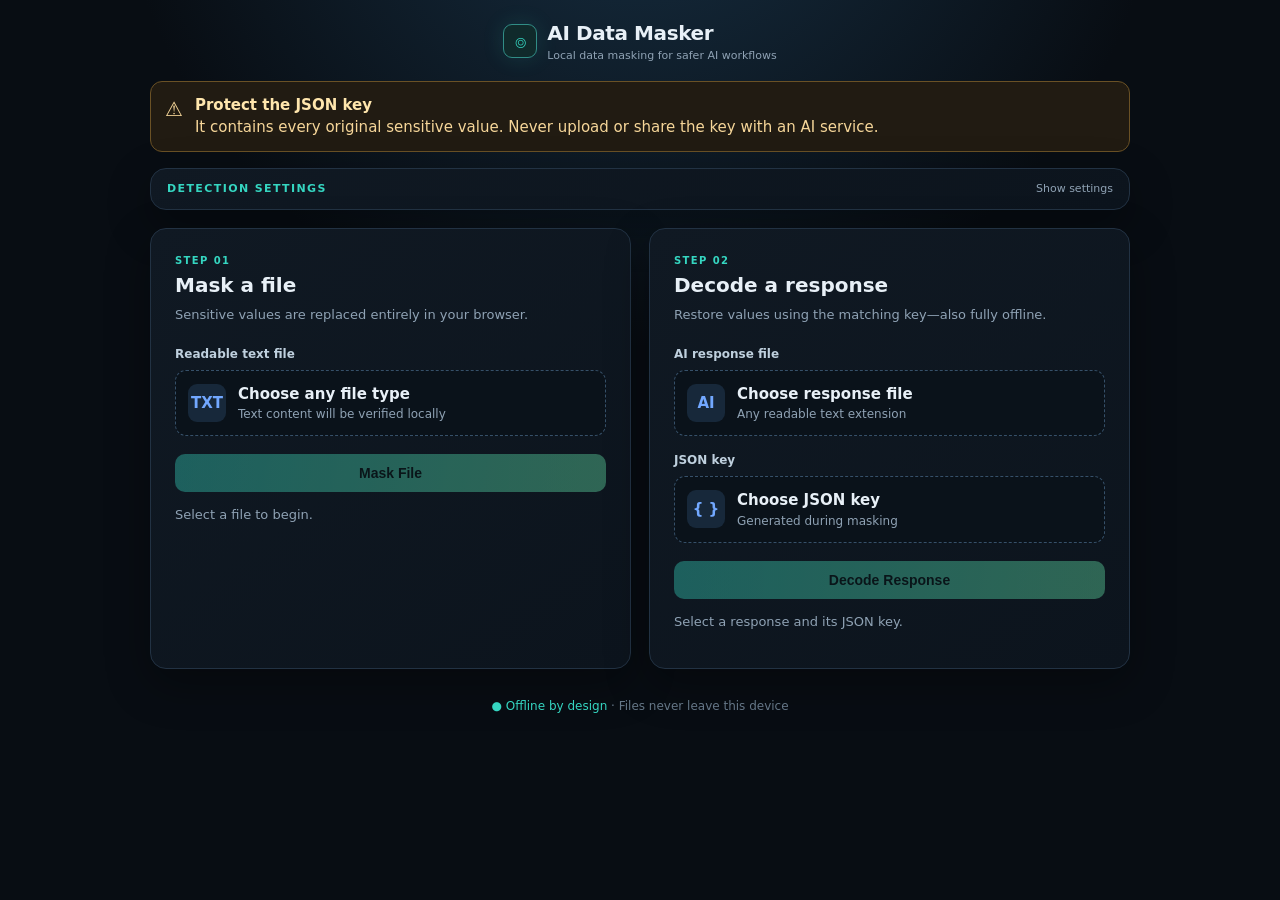
<file: docs/index.html>
<!doctype html>
<html lang="en">
<head>
  <meta charset="utf-8">
  <meta name="viewport" content="width=device-width, initial-scale=1">
  <meta name="color-scheme" content="dark">
  <title>AI Data Masker</title>
  <link rel="stylesheet" href="styles.css">
</head>
<body>
<main>
  <header><div class="mark" aria-hidden="true">⌾</div><div><h1>AI Data Masker</h1><p>Local data masking for safer AI workflows</p></div></header>
  <div class="notice"><span aria-hidden="true">⚠</span><div><b>Protect the JSON key</b>It contains every original sensitive value. Never upload or share the key with an AI service.</div></div>
  <details class="manager card" aria-labelledby="manager-title">
    <summary class="manager-summary"><span class="eyebrow" id="manager-title">Detection settings</span><span class="summary-hint">Show settings</span></summary>
    <div class="manager-content">
      <div class="manager-heading"><p class="sub">Choose which sensitive-value detectors to use. Drag a row to set which detector wins when matches overlap; the first row has the highest priority. Settings stay in this browser.</p><div class="setting-actions"><button class="secondary" id="addDetectorButton" type="button">+ Add detector</button><button class="secondary" id="exportSettingsButton" type="button">Export</button><button class="secondary" id="importSettingsButton" type="button">Import</button><input id="settingsFile" type="file" accept=".json,application/json" hidden></div></div>
      <div class="detector-list" id="detectorList"></div>
      <div class="setting-fields"><div><label for="customValues">Custom values <span>(optional)</span></label><textarea class="compact" id="customValues" placeholder="Value one, value two" aria-describedby="customHint"></textarea><div class="hint" id="customHint">Enter literal words or phrases to mask, separated by commas or new lines. You do not need regex syntax; when values overlap, the longer match takes priority.</div></div></div>
      <div class="import-status" id="settingsStatus" role="status" aria-live="polite"></div>
    </div>
  </details>
  <div class="grid">
    <section class="card" aria-labelledby="mask-title">
      <div class="eyebrow">Step 01</div><h2 id="mask-title">Mask a file</h2><p class="sub">Sensitive values are replaced entirely in your browser.</p>
      <label for="sourceFile">Readable text file</label>
      <div class="picker"><input id="sourceFile" type="file"><div class="file-icon">TXT</div><div class="file-info"><div class="file-name" id="sourceName">Choose any file type</div><div class="file-size" id="sourceSize">Text content will be verified locally</div></div></div>
      <button class="primary" id="maskButton" disabled>Mask File</button>
      <div class="progress-wrap" id="maskProgress"><div class="progress-head"><span id="maskPhase">Processing locally</span><span id="maskPercent">0%</span></div><div class="track"><div class="bar" id="maskBar"></div></div></div>
      <div class="status" id="maskStatus" role="status" aria-live="polite">Select a file to begin.</div>
      <div class="downloads"><a class="download" id="maskedDownload">Download Masked File</a><a class="download" id="keyDownload">Download JSON Key</a></div>
    </section>
    <section class="card" aria-labelledby="decode-title">
      <div class="eyebrow">Step 02</div><h2 id="decode-title">Decode a response</h2><p class="sub">Restore values using the matching key—also fully offline.</p>
      <label for="responseFile">AI response file</label>
      <div class="picker"><input id="responseFile" type="file"><div class="file-icon">AI</div><div class="file-info"><div class="file-name" id="responseName">Choose response file</div><div class="file-size" id="responseSize">Any readable text extension</div></div></div>
      <label for="keyFile">JSON key</label>
      <div class="picker"><input id="keyFile" type="file" accept=".json,application/json"><div class="file-icon">{ }</div><div class="file-info"><div class="file-name" id="keyName">Choose JSON key</div><div class="file-size" id="keySize">Generated during masking</div></div></div>
      <button class="primary" id="decodeButton" disabled>Decode Response</button>
      <div class="progress-wrap" id="decodeProgress"><div class="progress-head"><span>Decoding locally</span><span id="decodePercent">0%</span></div><div class="track"><div class="bar" id="decodeBar"></div></div></div>
      <div class="status" id="decodeStatus" role="status" aria-live="polite">Select a response and its JSON key.</div>
      <div class="downloads single"><a class="download" id="decodedDownload">Download Decoded File</a></div>
    </section>
  </div>
  <section class="preview" id="sourcePreview" aria-labelledby="previewTitle"><div class="preview-head"><strong id="previewTitle">Masked data preview</strong><span id="previewMeta"></span></div><div class="preview-box" id="previewContent"></div></section>
  <footer><span class="privacy">● Offline by design</span> · Files never leave this device</footer>
</main>
<dialog id="detectorDialog" aria-labelledby="detectorDialogTitle">
  <form id="detectorForm" method="dialog">
    <div class="dialog-heading"><div><div class="eyebrow">Custom detector</div><h2 id="detectorDialogTitle">Add detector</h2></div><button class="icon-button" id="closeDetectorDialog" type="button" aria-label="Close">×</button></div>
    <input id="detectorId" type="hidden">
    <label for="detectorName">Name</label><input id="detectorName" required maxlength="40" placeholder="Employee ID">
    <label for="detectorDescription">Description</label><textarea id="detectorDescription" required maxlength="240" placeholder="Masks internal employee identifiers."></textarea>
    <label for="detectorGroup">Group</label><input id="detectorGroup" maxlength="40" placeholder="Company">
    <label for="detectorType">Match by</label><select id="detectorType"><option value="regex">Regex pattern</option><option value="header">Column header</option></select>
    <div id="detectorPatternFields"><label for="detectorPattern">Regex</label><textarea id="detectorPattern" spellcheck="false" placeholder="EMP-\d{6}"></textarea><div class="hint">Enter only the regex pattern.</div></div>
    <div id="detectorHeaderFields" hidden><label for="detectorHeader">Column header</label><input id="detectorHeader" placeholder="employee_id"><div class="hint">Matches every non-empty value beneath this exact CSV or TSV header.</div></div>
    <label for="detectorPrefix">Prefix</label><input id="detectorPrefix" required maxlength="30" pattern="[A-Za-z][A-Za-z0-9_]*" placeholder="EMPLOYEE_ID">
    <div class="hint">The prefix creates placeholders such as [EMPLOYEE_ID_001]. Letters, numbers, and underscores only.</div>
    <div class="regex-test" id="detectorRegexTest"><label for="detectorSample">Test with sample value</label><div class="test-row"><input id="detectorSample" placeholder="EMP-123456"><button class="secondary" id="testDetectorButton" type="button">Test regex</button></div><div class="test-result" id="detectorTestResult" role="status" aria-live="polite"></div></div>
    <div class="dialog-actions"><button class="secondary" id="cancelDetectorButton" type="button">Cancel</button><button class="primary" type="submit">Save detector</button></div>
  </form>
</dialog>
<dialog id="regexDetailsDialog" aria-labelledby="regexDetailsTitle">
  <form method="dialog">
    <div class="dialog-heading"><div><div class="eyebrow">Detector details</div><h2 id="regexDetailsTitle"></h2></div><button class="icon-button" type="submit" aria-label="Close">×</button></div>
    <label for="regexDetailsDescription">Description</label><textarea id="regexDetailsDescription" readonly></textarea>
    <label for="regexDetailsPrefix">Prefix</label><input id="regexDetailsPrefix" readonly>
    <div class="hint">Matched values use this prefix in placeholders, followed by a sequence number.</div>
    <label for="regexDetailsPattern">Regex pattern</label><textarea id="regexDetailsPattern" readonly spellcheck="false"></textarea>
    <div class="hint">Regex patterns are applied without case sensitivity. Predefined JSON detectors use regex matching only.</div>
    <div class="regex-test"><label for="regexDetailsSample">Test with sample value</label><div class="hint test-help">Enter an example to see whether this detector's regex finds a match. Testing does not change your settings.</div><div class="test-row"><input id="regexDetailsSample" placeholder="Enter a sample value"><button class="secondary" id="testRegexDetailsButton" type="button">Test regex</button></div><div class="test-result" id="regexDetailsTestResult" role="status" aria-live="polite"></div></div>
  </form>
</dialog>
<script src="app.js"></script>
</body>
</html>
</file>
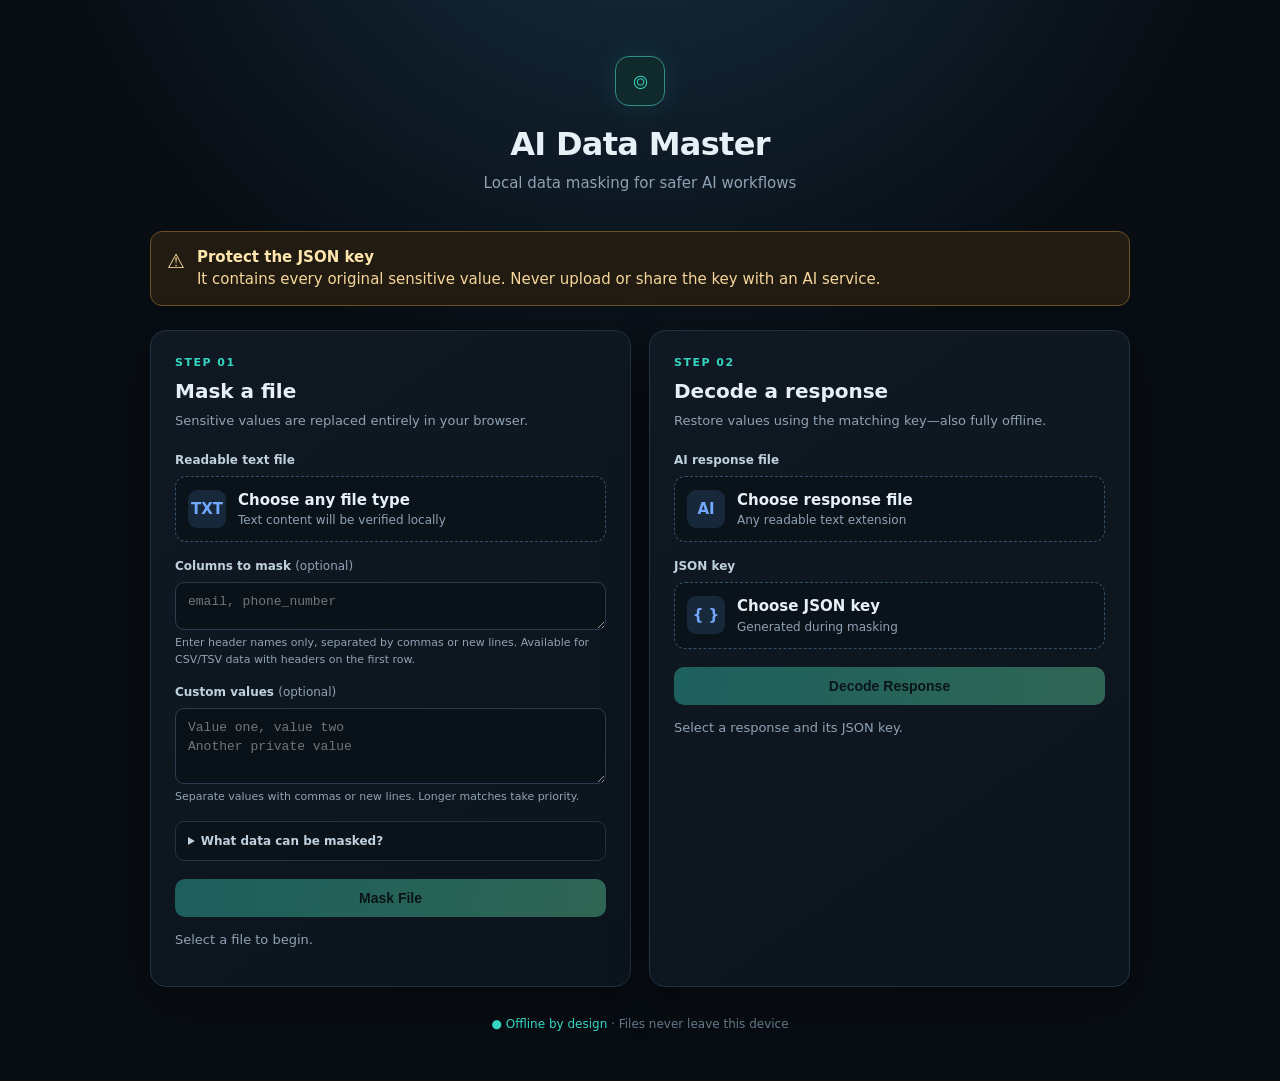
<file: ai-data-master.html>
<!doctype html>
<html lang="en">
<head>
  <meta charset="utf-8">
  <meta name="viewport" content="width=device-width, initial-scale=1">
  <meta name="color-scheme" content="dark">
  <title>AI Data Master</title>
  <style>
    :root{--bg:#080d13;--panel:#101923;--panel2:#0c141d;--line:#223243;--text:#e8f0f7;--muted:#8fa2b4;--cyan:#35d6c1;--blue:#4d8dff;--warn:#ffbe55;--bad:#ff6b73;--ok:#57dfa0}
    *{box-sizing:border-box} body{margin:0;min-height:100vh;background:radial-gradient(circle at 50% -20%,#173044 0,transparent 42%),var(--bg);color:var(--text);font:15px/1.5 system-ui,-apple-system,Segoe UI,sans-serif}
    main{width:min(980px,calc(100% - 32px));margin:auto;padding:56px 0 48px} header{text-align:center;margin-bottom:36px}.mark{display:inline-grid;place-items:center;width:50px;height:50px;border:1px solid #318d86;border-radius:14px;background:#102a2b;color:var(--cyan);font-size:25px;box-shadow:0 0 30px #35d6c122}h1{font-size:32px;letter-spacing:-.7px;margin:14px 0 4px}header p{margin:0;color:var(--muted)}
    .notice{display:flex;gap:12px;align-items:flex-start;margin:0 auto 24px;padding:14px 16px;border:1px solid #6a5125;background:#211b12;border-radius:12px;color:#f6d699}.notice b{display:block;color:#ffe6ad}.notice span:first-child{font-size:20px}
    .grid{display:grid;grid-template-columns:1fr 1fr;gap:18px}.card{background:linear-gradient(145deg,var(--panel),var(--panel2));border:1px solid var(--line);border-radius:16px;padding:24px;box-shadow:0 15px 45px #0005}.card h2{margin:0;font-size:20px}.eyebrow{color:var(--cyan);font-size:11px;font-weight:800;letter-spacing:1.5px;text-transform:uppercase;margin-bottom:5px}.sub{color:var(--muted);font-size:13px;margin:5px 0 20px}
    label{display:block;font-size:12px;font-weight:700;margin:15px 0 7px;color:#bfd0de}.picker{position:relative;display:flex;align-items:center;gap:12px;min-height:66px;padding:12px;border:1px dashed #365069;border-radius:11px;background:#0a121a;cursor:pointer;transition:.2s}.picker:hover{border-color:var(--cyan);background:#0c191f}.picker input{position:absolute;inset:0;opacity:0;cursor:pointer}.file-icon{display:grid;place-items:center;flex:0 0 38px;height:38px;border-radius:9px;background:#17283a;color:#72a8ff;font-weight:800}.file-info{min-width:0}.file-name{white-space:nowrap;overflow:hidden;text-overflow:ellipsis;font-weight:650}.file-size{font-size:12px;color:var(--muted)}
    textarea{display:block;width:100%;height:76px;resize:vertical;background:#091119;color:var(--text);border:1px solid #2b3e50;border-radius:9px;padding:10px 12px;font:13px/1.45 ui-monospace,SFMono-Regular,monospace;outline:none}textarea:focus{border-color:var(--cyan);box-shadow:0 0 0 3px #35d6c119}.hint{font-size:11px;color:var(--muted);margin-top:5px}.compact{height:48px}details{margin-top:15px;border:1px solid var(--line);border-radius:9px;background:#0a121a}summary{padding:10px 12px;cursor:pointer;color:#bfd0de;font-size:12px;font-weight:700}.mask-options{margin:0;padding:0 16px 12px 31px;color:var(--muted);font-size:12px;columns:2}.preview{display:none;margin-top:18px;padding:24px;background:linear-gradient(145deg,var(--panel),var(--panel2));border:1px solid var(--line);border-radius:16px;box-shadow:0 15px 45px #0005}.preview-head{display:flex;justify-content:space-between;align-items:center;margin-bottom:10px}.preview-head strong{font-size:16px}.preview-head span{color:var(--muted);font-size:11px}.preview-box{max-height:240px;overflow:auto;border:1px solid var(--line);border-radius:9px;background:#081018}.preview-box table{width:100%;border-collapse:collapse;font:12px/1.35 ui-monospace,SFMono-Regular,monospace}.preview-box th,.preview-box td{padding:7px 9px;border-right:1px solid var(--line);border-bottom:1px solid var(--line);text-align:left;white-space:nowrap;max-width:260px;overflow:hidden;text-overflow:ellipsis}.preview-box th{position:sticky;top:0;background:#162332;color:var(--cyan)}.preview-box pre{margin:0;padding:11px;white-space:pre-wrap;word-break:break-word;color:#b9cad8;font:12px/1.45 ui-monospace,SFMono-Regular,monospace}
    button,.download{width:100%;border:0;border-radius:10px;padding:11px 15px;font-weight:750;font-size:14px;cursor:pointer;text-decoration:none;text-align:center;transition:.2s}button.primary{margin-top:18px;color:#041410;background:linear-gradient(100deg,var(--cyan),#67e9ac)}button.primary:hover:not(:disabled){filter:brightness(1.1);transform:translateY(-1px)}button:disabled{opacity:.38;cursor:not-allowed}.downloads{display:grid;grid-template-columns:1fr 1fr;gap:9px;margin-top:10px}.download{display:none;color:#c9dbeb;background:#172432;border:1px solid #2d4357}.download:hover{border-color:#5681a5}.downloads.single{grid-template-columns:1fr}
    .progress-wrap{display:none;margin-top:17px}.progress-head{display:flex;justify-content:space-between;font-size:12px;color:var(--muted);margin-bottom:6px}.track{height:6px;background:#1b2834;border-radius:9px;overflow:hidden}.bar{height:100%;width:0;background:linear-gradient(90deg,var(--blue),var(--cyan));transition:width .12s}.status{min-height:22px;margin-top:13px;font-size:13px;color:var(--muted)}.status.ok{color:var(--ok)}.status.error{color:var(--bad)}footer{text-align:center;color:#657787;font-size:12px;margin-top:28px}.privacy{color:var(--cyan)}
    @media(max-width:760px){main{padding-top:30px}.grid{grid-template-columns:1fr}.card,.preview{padding:19px}.downloads{grid-template-columns:1fr}}
  </style>
</head>
<body>
<main>
  <header><div class="mark" aria-hidden="true">⌾</div><h1>AI Data Master</h1><p>Local data masking for safer AI workflows</p></header>
  <div class="notice"><span aria-hidden="true">⚠</span><div><b>Protect the JSON key</b>It contains every original sensitive value. Never upload or share the key with an AI service.</div></div>
  <div class="grid">
    <section class="card" aria-labelledby="mask-title">
      <div class="eyebrow">Step 01</div><h2 id="mask-title">Mask a file</h2><p class="sub">Sensitive values are replaced entirely in your browser.</p>
      <label for="sourceFile">Readable text file</label>
      <div class="picker"><input id="sourceFile" type="file"><div class="file-icon">TXT</div><div class="file-info"><div class="file-name" id="sourceName">Choose any file type</div><div class="file-size" id="sourceSize">Text content will be verified locally</div></div></div>
      <label for="columnHeaders">Columns to mask <span style="color:var(--muted);font-weight:400">(optional)</span></label>
      <textarea class="compact" id="columnHeaders" placeholder="email, phone_number" aria-describedby="columnHint"></textarea><div class="hint" id="columnHint">Enter header names only, separated by commas or new lines. Available for CSV/TSV data with headers on the first row.</div>
      <label for="customValues">Custom values <span style="color:var(--muted);font-weight:400">(optional)</span></label>
      <textarea id="customValues" placeholder="Value one, value two&#10;Another private value" aria-describedby="customHint"></textarea><div class="hint" id="customHint">Separate values with commas or new lines. Longer matches take priority.</div>
      <details><summary>What data can be masked?</summary><ul class="mask-options"><li>Email addresses</li><li>IPv4 and IPv6 addresses</li><li>Supported domains</li><li>Indonesian phone numbers</li><li>Philippine mobile numbers</li><li>Luhn-valid card numbers</li><li>Selected column values</li><li>Custom values</li></ul></details>
      <button class="primary" id="maskButton" disabled>Mask File</button>
      <div class="progress-wrap" id="maskProgress"><div class="progress-head"><span id="maskPhase">Processing locally</span><span id="maskPercent">0%</span></div><div class="track"><div class="bar" id="maskBar"></div></div></div>
      <div class="status" id="maskStatus" role="status" aria-live="polite">Select a file to begin.</div>
      <div class="downloads"><a class="download" id="maskedDownload">Download Masked File</a><a class="download" id="keyDownload">Download JSON Key</a></div>
    </section>
    <section class="card" aria-labelledby="decode-title">
      <div class="eyebrow">Step 02</div><h2 id="decode-title">Decode a response</h2><p class="sub">Restore values using the matching key—also fully offline.</p>
      <label for="responseFile">AI response file</label>
      <div class="picker"><input id="responseFile" type="file"><div class="file-icon">AI</div><div class="file-info"><div class="file-name" id="responseName">Choose response file</div><div class="file-size" id="responseSize">Any readable text extension</div></div></div>
      <label for="keyFile">JSON key</label>
      <div class="picker"><input id="keyFile" type="file" accept=".json,application/json"><div class="file-icon">{ }</div><div class="file-info"><div class="file-name" id="keyName">Choose JSON key</div><div class="file-size" id="keySize">Generated during masking</div></div></div>
      <button class="primary" id="decodeButton" disabled>Decode Response</button>
      <div class="progress-wrap" id="decodeProgress"><div class="progress-head"><span>Decoding locally</span><span id="decodePercent">0%</span></div><div class="track"><div class="bar" id="decodeBar"></div></div></div>
      <div class="status" id="decodeStatus" role="status" aria-live="polite">Select a response and its JSON key.</div>
      <div class="downloads single"><a class="download" id="decodedDownload">Download Decoded File</a></div>
    </section>
  </div>
  <section class="preview" id="sourcePreview" aria-labelledby="previewTitle"><div class="preview-head"><strong id="previewTitle">Masked data preview</strong><span id="previewMeta"></span></div><div class="preview-box" id="previewContent"></div></section>
  <footer><span class="privacy">● Offline by design</span> · Files never leave this device</footer>
</main>
<script>
(() => {
  'use strict';
  const CHUNK_SIZE = 4 * 1024 * 1024;
  const $ = id => document.getElementById(id);
  const state = { urls: [] };
  const formatSize = n => n < 1024 ? `${n} B` : n < 1048576 ? `${(n/1024).toFixed(1)} KB` : `${(n/1048576).toFixed(1)} MB`;
  const escapeRegex = value => value.replace(/[.*+?^${}()|[\]\\]/g, '\\$&');
  const tick = () => new Promise(resolve => setTimeout(resolve, 0));
  const setFile = (input, nameId, sizeId) => {
    const file = input.files[0];
    if (file) { $(nameId).textContent = file.name; $(sizeId).textContent = formatSize(file.size); }
  };
  const setProgress = (prefix, value) => {
    const percent = Math.max(0, Math.min(100, Math.round(value)));
    $(`${prefix}Progress`).style.display = 'block'; $(`${prefix}Bar`).style.width = `${percent}%`; $(`${prefix}Percent`).textContent = `${percent}%`;
  };
  const setStatus = (id, message, kind = '') => { const el = $(id); el.textContent = message; el.className = `status ${kind}`; };
  const download = (id, blob, name) => {
    const url = URL.createObjectURL(blob); state.urls.push(url); const link = $(id); link.href = url; link.download = name; link.style.display = 'block';
  };
  const outputName = (name, infix) => { const dot = name.lastIndexOf('.'); return dot > 0 ? `${name.slice(0,dot)}.${infix}${name.slice(dot)}` : `${name}.${infix}.txt`; };
  const requestedHeaders = () => [...new Set($('columnHeaders').value.split(/[\n,]+/).map(v=>v.trim()).filter(Boolean))];
  function parseRow(line, delimiter) {
    const cells=[]; let start=0, value='', quoted=false;
    for(let i=0;i<=line.length;i++){const c=line[i];if(i===line.length||(!quoted&&c===delimiter)){cells.push({value,start,end:i});start=i+1;value='';continue;}if(c==='"'){if(quoted&&line[i+1]==='"'){value+='"';i++;}else quoted=!quoted;}else value+=c;}
    return cells;
  }
  function delimiterFor(text, name='') { const first=(text.split(/\r?\n/,1)[0]||''); if(/\.tsv$/i.test(name))return '\t'; const tabs=(first.match(/\t/g)||[]).length,commas=(first.match(/,/g)||[]).length; return tabs>commas&&tabs?'\t':commas?',':null; }
  function renderPreview(text,file){
    const wrap=$('sourcePreview'),box=$('previewContent');box.replaceChildren();const delimiter=delimiterFor(text,file.name);let rows,headers;
    try{const json=JSON.parse(text);if(Array.isArray(json)&&json.length&&json.every(v=>v&&typeof v==='object'&&!Array.isArray(v))){headers=[...new Set(json.slice(0,8).flatMap(Object.keys))];rows=json.slice(0,8).map(item=>headers.map(h=>item[h]));}}catch(_){/* Preview as delimited or plain text. */}
    if(!rows&&delimiter){const lines=text.split(/\r?\n/).filter((line,i,a)=>line||i<a.length-1).slice(0,9);headers=(parseRow(lines.shift()||'',delimiter)).map(c=>c.value);rows=lines.map(line=>parseRow(line,delimiter).map(c=>c.value));}
    if(rows&&headers.length){const table=document.createElement('table'),head=document.createElement('thead'),tr=document.createElement('tr');headers.slice(0,12).forEach(h=>{const th=document.createElement('th');th.textContent=h;tr.append(th);});head.append(tr);table.append(head);const body=document.createElement('tbody');rows.forEach(row=>{const r=document.createElement('tr');headers.slice(0,12).forEach((_,i)=>{const td=document.createElement('td'),value=row[i];td.textContent=value==null?'':typeof value==='object'?JSON.stringify(value):String(value);r.append(td);});body.append(r);});table.append(body);box.append(table);$('previewMeta').textContent=`First ${rows.length} data rows`;
    }else{const pre=document.createElement('pre');pre.textContent=text.slice(0,4000)||'(empty file)';box.append(pre);$('previewMeta').textContent=text.length>4000?'First 4,000 characters':'File beginning';}wrap.style.display='block';
  }
  const likelyBinary = bytes => {
    if (!bytes.length) return false;
    let suspicious = 0;
    for (const b of bytes) { if (b === 0) return true; if ((b < 7 || (b > 13 && b < 32)) && b !== 27) suspicious++; }
    return suspicious / bytes.length > 0.02;
  };
  async function readTextChunks(file, onText, onProgress) {
    const decoder = new TextDecoder('utf-8', { fatal: true });
    let offset = 0;
    while (offset < file.size) {
      const bytes = new Uint8Array(await file.slice(offset, Math.min(offset + CHUNK_SIZE, file.size)).arrayBuffer());
      if (offset === 0 && likelyBinary(bytes.subarray(0, Math.min(bytes.length, 65536)))) throw new Error('This file appears to be binary. Please choose a readable text file.');
      let text;
      try { text = decoder.decode(bytes, { stream: offset + bytes.length < file.size }); } catch (_) { throw new Error('This file is not valid UTF-8 readable text.'); }
      await onText(text, offset + bytes.length >= file.size);
      offset += bytes.length; onProgress(file.size ? offset / file.size * 100 : 100); await tick();
    }
    if (!file.size) { await onText('', true); onProgress(100); }
  }
  function validIPv4(value) { const parts = value.split('.'); return parts.length === 4 && parts.every(p => /^\d{1,3}$/.test(p) && +p <= 255); }
  function validIPv6(value) {
    const v = value.replace(/^\[|\]$/g, '').replace(/%.+$/, '');
    if (!v.includes(':') || !/^[0-9a-f:.]+$/i.test(v)) return false;
    let s = v, ipv4Groups = 0;
    const tail = s.split(':').pop();
    if (tail.includes('.')) { if (!validIPv4(tail)) return false; s = s.slice(0, -tail.length) + '0:0'; ipv4Groups = 0; }
    if ((s.match(/::/g) || []).length > 1) return false;
    const groups = s.split(':').filter(Boolean);
    if (groups.some(g => !/^[0-9a-f]{1,4}$/i.test(g))) return false;
    return s.includes('::') ? groups.length < 8 - ipv4Groups : groups.length === 8 - ipv4Groups;
  }
  function createMasker(customInput) {
    const custom = [...new Set(customInput.split(/[\n,]+/).map(v => v.trim()).filter(Boolean))].sort((a,b) => b.length-a.length);
    const definitions = [
      { type:'CUSTOM', re: custom.length ? new RegExp(custom.map(escapeRegex).join('|'), 'g') : null, valid:()=>true, priority:0 },
      { type:'EMAIL', re:/\b[A-Z0-9.!#$%&'*+/=?^_`{|}~-]+@[A-Z0-9](?:[A-Z0-9-]{0,61}[A-Z0-9])?(?:\.[A-Z0-9](?:[A-Z0-9-]{0,61}[A-Z0-9])?)+\b/gi, valid:()=>true, priority:1 },
      { type:'IP', re:/(?<![\w.])(?:\d{1,3}\.){3}\d{1,3}(?![\w.])|(?<![\w:])(?:[0-9a-f]{0,4}:){2,7}[0-9a-f:.]{0,15}(?![\w:])/gi, valid:v=>v.includes(':')?validIPv6(v):validIPv4(v), priority:2 },
      { type:'DOMAIN', re:/(?<![@\w-])(?:[a-z0-9](?:[a-z0-9-]{0,61}[a-z0-9])?\.)+(?:com\.ph|com|org|net)\b/gi, valid:()=>true, priority:3 },
      { type:'PHONE', re:/(?<!\d)(?:(?:\+62|0062|62)[ .-]?8|08)\d(?:[ .-]?\d){7,11}(?!\d)/g, valid:v=>{const n=v.replace(/\D/g,''); return n.length>=10&&n.length<=15;}, priority:4 },
      { type:'PHONE_PH', re:/(?<!\d)(?:(?:\+63|0063|63)[ .-]?9|09)\d(?:[ .-]?\d){8}(?!\d)/g, valid:v=>{const n=v.replace(/\D/g,'');return /^09\d{9}$/.test(n)||/^639\d{9}$/.test(n)||/^00639\d{9}$/.test(n);}, priority:4 },
      { type:'CARD', re:/(?<!\d)(?:\d[ -]?){12,18}\d(?!\d)/g, valid:v=>{const n=v.replace(/\D/g,''); if(n.length<13||n.length>19)return false; let sum=0,alt=false; for(let i=n.length-1;i>=0;i--){let d=+n[i];if(alt&&(d*=2)>9)d-=9;sum+=d;alt=!alt;}return sum%10===0;}, priority:5 }
    ];
    const maps = new Map(), mappings = [], counts = {};
    function mask(text) {
      const hits = [];
      for (const d of definitions) { if (!d.re) continue; d.re.lastIndex=0; let m; while ((m=d.re.exec(text))) { if(d.valid(m[0])) hits.push({start:m.index,end:m.index+m[0].length,value:m[0],...d}); if(!m[0].length)d.re.lastIndex++; } }
      hits.sort((a,b)=>a.start-b.start||a.priority-b.priority||(b.end-b.start)-(a.end-a.start));
      const accepted=[]; let end=-1;
      for(const h of hits) if(h.start>=end){accepted.push(h);end=h.end;}
      let out='', pos=0;
      for(const h of accepted){let byValue=maps.get(h.type);if(!byValue){byValue=new Map();maps.set(h.type,byValue);}let token=byValue.get(h.value);if(!token){const number=byValue.size+1;token=`[${h.type}_${String(number).padStart(3,'0')}]`;byValue.set(h.value,token);mappings.push({token,original:h.value,type:h.type});}counts[h.type]=(counts[h.type]||0)+1;out+=text.slice(pos,h.start)+token;pos=h.end;} return out+text.slice(pos);
    }
    function maskColumn(value,header){if(!value)return value;const type='COLUMN',key=`${header}\0${value}`;let byValue=maps.get(type);if(!byValue){byValue=new Map();maps.set(type,byValue);}let token=byValue.get(key);if(!token){token=`[COLUMN_${String(byValue.size+1).padStart(3,'0')}]`;byValue.set(key,token);mappings.push({token,original:value,type,header});}counts[type]=(counts[type]||0)+1;return token;}
    return { mask, maskColumn, mappings, counts };
  }
  $('sourceFile').addEventListener('change', async e => { const file=e.target.files[0];setFile(e.target,'sourceName','sourceSize');$('maskButton').disabled=!file;setStatus('maskStatus',file?'Checking file…':'Select a file to begin.');$('sourcePreview').style.display='none';if(file){try{const bytes=new Uint8Array(await file.slice(0,65536).arrayBuffer());if(likelyBinary(bytes))throw new Error('This file appears to be binary.');new TextDecoder('utf-8',{fatal:true}).decode(bytes);setStatus('maskStatus','Ready to mask locally.');}catch(err){setStatus('maskStatus',err.message||'Unable to read this file.','error');}} });
  $('responseFile').addEventListener('change', e => {setFile(e.target,'responseName','responseSize');updateDecode();});
  $('keyFile').addEventListener('change', e => {setFile(e.target,'keyName','keySize');updateDecode();});
  function updateDecode(){const ready=$('responseFile').files[0]&&$('keyFile').files[0];$('decodeButton').disabled=!ready;setStatus('decodeStatus',ready?'Ready to decode locally.':'Select a response and its JSON key.');}
  $('maskButton').addEventListener('click', async () => {
    const file=$('sourceFile').files[0]; if(!file)return; $('maskButton').disabled=true; $('maskedDownload').style.display=$('keyDownload').style.display='none'; $('sourcePreview').style.display='none'; setStatus('maskStatus','Reading and masking…');setProgress('mask',0);
    try{
      const masker=createMasker($('customValues').value), parts=[],wanted=requestedHeaders();let carry='',headerIndices=null,delimiter=null,preview='';
      await readTextChunks(file,async(text,last)=>{carry+=text;let cut=last?carry.length:carry.lastIndexOf('\n')+1;if(cut>0){let piece=carry.slice(0,cut);carry=carry.slice(cut);if(wanted.length){const lines=piece.split(/(?<=\n)/);for(let i=0;i<lines.length;i++){const ending=(lines[i].match(/\r?\n$/)||[''])[0];let line=lines[i].slice(0,lines[i].length-ending.length);if(headerIndices===null){delimiter=delimiterFor(line,file.name);if(!delimiter)throw new Error('Column masking requires CSV or TSV data.');const headers=parseRow(line,delimiter).map(c=>c.value.trim());const missing=wanted.filter(h=>!headers.includes(h));if(missing.length)throw new Error(`Column header not found: ${missing.join(', ')}`);headerIndices=wanted.map(h=>headers.indexOf(h));}else{const cells=parseRow(line,delimiter),replacements=headerIndices.filter(index=>cells[index]).map(index=>({cell:cells[index],value:masker.maskColumn(cells[index].value,wanted[headerIndices.indexOf(index)])})).sort((a,b)=>b.cell.start-a.cell.start);for(const r of replacements){const raw=line.slice(r.cell.start,r.cell.end),quoted=raw.startsWith('"')&&raw.endsWith('"');line=line.slice(0,r.cell.start)+(quoted?`"${r.value}"`:r.value)+line.slice(r.cell.end);}}lines[i]=line+ending;}piece=lines.join('');}const maskedPiece=masker.mask(piece);parts.push(maskedPiece);if(preview.length<65536)preview+=(maskedPiece.slice(0,65536-preview.length));}},p=>setProgress('mask',p));
      const total=Object.values(masker.counts).reduce((a,b)=>a+b,0), categories=Object.keys(masker.counts).length;
      const key={version:'1.0',createdAt:new Date().toISOString(),mappings:masker.mappings};
      download('maskedDownload',new Blob(parts,{type:'text/plain;charset=utf-8'}),outputName(file.name,'masked'));
      download('keyDownload',new Blob([JSON.stringify(key,null,2)],{type:'application/json'}),outputName(file.name,'key').replace(/\.[^.]+$/,'.json'));
      renderPreview(preview,file);
      setStatus('maskStatus',`Masked ${total.toLocaleString('en-US')} occurrences across ${categories} ${categories===1?'category':'categories'}.`,'ok');
    }catch(err){setStatus('maskStatus',err.message||'Unable to mask this file.','error');}finally{$('maskButton').disabled=false;}
  });
  $('decodeButton').addEventListener('click',async()=>{
    const response=$('responseFile').files[0],keyFile=$('keyFile').files[0];if(!response||!keyFile)return;$('decodeButton').disabled=true;$('decodedDownload').style.display='none';setStatus('decodeStatus','Reading key and decoding…');setProgress('decode',0);
    try{
      let key;try{key=JSON.parse(await keyFile.text());}catch(_){throw new Error('The selected key is not valid JSON.');}
      if(!key||!Array.isArray(key.mappings)||key.mappings.some(m=>!m||typeof m.token!=='string'||typeof m.original!=='string'))throw new Error('The JSON file is not a valid AI Data Master key.');
      const lookup=new Map(key.mappings.map(m=>[m.token,m.original]));const tokens=[...lookup.keys()].sort((a,b)=>b.length-a.length);const re=tokens.length?new RegExp(tokens.map(escapeRegex).join('|'),'g'):null;const parts=[];let carry='';
      await readTextChunks(response,async(text,last)=>{carry+=text;let cut=last?carry.length:carry.lastIndexOf('\n')+1;if(cut>0){const piece=carry.slice(0,cut);parts.push(re?piece.replace(re,t=>lookup.get(t)):piece);carry=carry.slice(cut);}},p=>setProgress('decode',p));
      download('decodedDownload',new Blob(parts,{type:'text/plain;charset=utf-8'}),outputName(response.name,'decoded'));setStatus('decodeStatus','Response decoded successfully.','ok');
    }catch(err){setStatus('decodeStatus',err.message||'Unable to decode this file.','error');}finally{$('decodeButton').disabled=false;}
  });
  window.addEventListener('beforeunload',()=>state.urls.forEach(URL.revokeObjectURL));
})();
</script>
</body>
</html>
</file>
<file: docs/styles.css>
:root{--bg:#080d13;--panel:#101923;--panel2:#0c141d;--line:#223243;--text:#e8f0f7;--muted:#8fa2b4;--cyan:#35d6c1;--blue:#4d8dff;--warn:#ffbe55;--bad:#ff6b73;--ok:#57dfa0}
*{box-sizing:border-box}body{margin:0;min-height:100vh;background:radial-gradient(circle at 50% -20%,#173044 0,transparent 42%),var(--bg);color:var(--text);font:15px/1.5 system-ui,-apple-system,Segoe UI,sans-serif}main{width:min(980px,calc(100% - 32px));margin:auto;padding:18px 0 40px}header{display:flex;align-items:center;justify-content:center;gap:10px;margin-bottom:16px}.mark{display:grid;place-items:center;width:34px;height:34px;border:1px solid #318d86;border-radius:9px;background:#102a2b;color:var(--cyan);font-size:19px;box-shadow:0 0 22px #35d6c122}h1{font-size:20px;letter-spacing:-.4px;margin:0}header p{margin:0;color:var(--muted);font-size:11px}
.notice{display:flex;gap:12px;align-items:flex-start;margin:0 auto 16px;padding:12px 14px;border:1px solid #6a5125;background:#211b12;border-radius:12px;color:#f6d699}.notice b{display:block;color:#ffe6ad}.notice span:first-child{font-size:20px}.grid{display:grid;grid-template-columns:1fr 1fr;gap:18px}.card{background:linear-gradient(145deg,var(--panel),var(--panel2));border:1px solid var(--line);border-radius:16px;padding:24px;box-shadow:0 15px 45px #0005}.card h2{margin:0;font-size:20px}.eyebrow{display:block;color:var(--cyan);font-size:10px;font-weight:800;letter-spacing:1.4px;text-transform:uppercase;margin-bottom:2px}.sub{color:var(--muted);font-size:13px;margin:5px 0 20px}
label{display:block;font-size:12px;font-weight:700;margin:15px 0 7px;color:#bfd0de}label span{color:var(--muted);font-weight:400}.picker{position:relative;display:flex;align-items:center;gap:12px;min-height:66px;padding:12px;border:1px dashed #365069;border-radius:11px;background:#0a121a;cursor:pointer;transition:.2s}.picker:hover{border-color:var(--cyan);background:#0c191f}.picker input{position:absolute;inset:0;opacity:0;cursor:pointer}.file-icon{display:grid;place-items:center;flex:0 0 38px;height:38px;border-radius:9px;background:#17283a;color:#72a8ff;font-weight:800}.file-info{min-width:0}.file-name{white-space:nowrap;overflow:hidden;text-overflow:ellipsis;font-weight:650}.file-size{font-size:12px;color:var(--muted)}textarea{display:block;width:100%;height:76px;resize:vertical;background:#091119;color:var(--text);border:1px solid #2b3e50;border-radius:9px;padding:10px 12px;font:13px/1.45 ui-monospace,SFMono-Regular,monospace;outline:none}textarea:focus{border-color:var(--cyan);box-shadow:0 0 0 3px #35d6c119}.hint{font-size:11px;color:var(--muted);margin-top:5px}.compact{height:48px}
.preview{display:none;margin-top:18px;padding:24px;background:linear-gradient(145deg,var(--panel),var(--panel2));border:1px solid var(--line);border-radius:16px;box-shadow:0 15px 45px #0005}.preview-head{display:flex;justify-content:space-between;align-items:center;margin-bottom:10px}.preview-head strong{font-size:16px}.preview-head span{color:var(--muted);font-size:11px}.preview-box{max-height:240px;overflow:auto;border:1px solid var(--line);border-radius:9px;background:#081018}.preview-box table{width:100%;border-collapse:collapse;font:12px/1.35 ui-monospace,SFMono-Regular,monospace}.preview-box th,.preview-box td{padding:7px 9px;border-right:1px solid var(--line);border-bottom:1px solid var(--line);text-align:left;white-space:nowrap;max-width:260px;overflow:hidden;text-overflow:ellipsis}.preview-box th{position:sticky;top:0;background:#162332;color:var(--cyan)}.preview-box pre{margin:0;padding:11px;white-space:pre-wrap;word-break:break-word;color:#b9cad8;font:12px/1.45 ui-monospace,SFMono-Regular,monospace}
button,.download{width:100%;border:0;border-radius:10px;padding:11px 15px;font-weight:750;font-size:14px;cursor:pointer;text-decoration:none;text-align:center;transition:.2s}button.primary{margin-top:18px;color:#041410;background:linear-gradient(100deg,var(--cyan),#67e9ac)}button.primary:hover:not(:disabled){filter:brightness(1.1);transform:translateY(-1px)}button:disabled{opacity:.38;cursor:not-allowed}.downloads{display:grid;grid-template-columns:1fr 1fr;gap:9px;margin-top:10px}.download{display:none;color:#c9dbeb;background:#172432;border:1px solid #2d4357}.download:hover{border-color:#5681a5}.downloads.single{grid-template-columns:1fr}.progress-wrap{display:none;margin-top:17px}.progress-head{display:flex;justify-content:space-between;font-size:12px;color:var(--muted);margin-bottom:6px}.track{height:6px;background:#1b2834;border-radius:9px;overflow:hidden}.bar{height:100%;width:0;background:linear-gradient(90deg,var(--blue),var(--cyan));transition:width .12s}.status{min-height:22px;margin-top:13px;font-size:13px;color:var(--muted)}.status.ok{color:var(--ok)}.status.error{color:var(--bad)}footer{text-align:center;color:#657787;font-size:12px;margin-top:28px}.privacy{color:var(--cyan)}
.manager{margin-bottom:18px;padding:0}.manager-summary{display:flex;justify-content:space-between;align-items:center;padding:12px 16px;cursor:pointer;list-style:none}.manager-summary::-webkit-details-marker{display:none}.manager-summary .eyebrow{margin:0;font-size:11px}.summary-hint{color:var(--muted);font-size:11px}.manager[open] .summary-hint{font-size:0}.manager[open] .summary-hint::after{content:'Hide settings';font-size:11px}.manager-content{padding:0 16px 16px;border-top:1px solid var(--line)}.manager-heading,.detector-row,.dialog-heading,.dialog-actions,.test-row,.setting-actions{display:flex;align-items:center;gap:8px}.manager-heading{justify-content:space-between}.manager-heading .sub{margin:12px 0;max-width:540px}.setting-actions .secondary{padding:7px 10px;font-size:12px}.secondary,.icon-button{width:auto;color:#c9dbeb;background:#172432;border:1px solid #2d4357}.secondary:hover,.icon-button:hover{border-color:var(--cyan)}.detector-list{display:grid;gap:5px}.detector-row{min-height:40px;padding:7px 9px;border:1px solid var(--line);border-radius:8px;background:#0a121a;cursor:grab}.detector-row.dragging{opacity:.35}.drag-handle{color:#5d7184;font-size:15px}.detector-toggle{position:relative;flex:0 0 16px;width:16px;height:16px;margin:0}.detector-toggle input{position:absolute;opacity:0}.toggle-track{display:block;width:16px;height:16px;border:2px solid #506273;border-radius:4px;background:#172432;cursor:pointer;transition:.15s}.detector-toggle input:checked+.toggle-track{border-color:var(--cyan);background:var(--cyan);box-shadow:inset 0 0 0 3px #0a121a}.regex-details-button{display:grid;place-items:center;flex:0 0 26px;width:26px;height:26px;padding:0;border-radius:7px;color:#8fa2b4;background:transparent;border:1px solid transparent;font-size:15px}.regex-details-button:hover{color:var(--cyan);border-color:#2d4357;background:#172432}.detector-info{min-width:0;flex:1}.detector-name{overflow:hidden;font-size:13px;font-weight:750;text-overflow:ellipsis;white-space:nowrap}.detector-kind{margin-left:7px;color:var(--muted);font-size:9px;text-transform:uppercase}.detector-actions{display:flex;gap:5px}.detector-actions button{width:auto;padding:5px 8px;font-size:11px}.danger{color:#ff9ba1!important}.setting-fields{display:grid;grid-template-columns:1fr 1fr;gap:14px;margin-top:5px}.setting-fields label{margin-top:10px}.import-status{min-height:16px;margin-top:8px;font-size:11px;color:var(--ok)}
dialog{width:min(560px,calc(100% - 28px));padding:0;border:1px solid var(--line);border-radius:16px;background:var(--panel);color:var(--text);box-shadow:0 24px 80px #000b}dialog::backdrop{background:#02060bcc;backdrop-filter:blur(3px)}dialog form{padding:24px}.dialog-heading{justify-content:space-between}.dialog-heading h2{margin:0}.icon-button{padding:4px 12px;font-size:23px}dialog input{width:100%;padding:10px 12px;border:1px solid #2b3e50;border-radius:9px;background:#091119;color:var(--text);font:13px/1.45 ui-monospace,SFMono-Regular,monospace;outline:none}dialog input:focus{border-color:var(--cyan);box-shadow:0 0 0 3px #35d6c119}dialog textarea[readonly]{height:96px;color:#b9cad8;background:#081018}#regexDetailsDescription{height:64px;font-family:inherit}.regex-test{margin-top:18px;padding:13px;border:1px solid var(--line);border-radius:10px}.regex-test label{margin-top:0}.test-help{margin:-3px 0 9px}.test-row input{flex:1}.test-result{min-height:20px;margin-top:7px;font-size:12px;color:var(--muted)}.test-result.ok{color:var(--ok)}.test-result.error{color:var(--bad)}.dialog-actions{justify-content:flex-end;margin-top:20px}.dialog-actions .primary{width:auto;margin:0}.dialog-actions .secondary{padding:11px 15px}
@media(max-width:760px){main{padding-top:12px}.grid,.setting-fields{grid-template-columns:1fr}.card,.preview{padding:19px}.manager{padding:0}.downloads{grid-template-columns:1fr}}@media(max-width:600px){.manager-heading{align-items:stretch;flex-direction:column}.setting-actions{display:grid;grid-template-columns:repeat(3,1fr)}.setting-actions .secondary{width:100%}.detector-kind{display:none}.test-row{align-items:stretch;flex-direction:column}.test-row .secondary{width:100%}}
.detector-group{margin:12px 2px 2px;color:#72a8ff;font-size:10px;font-weight:800;letter-spacing:1.2px;text-transform:uppercase}
dialog select{width:100%;padding:10px 12px;border:1px solid #2b3e50;border-radius:9px;background:#091119;color:var(--text);font:13px/1.45 ui-monospace,SFMono-Regular,monospace;outline:none}
.setting-fields{grid-template-columns:1fr}
</file>
